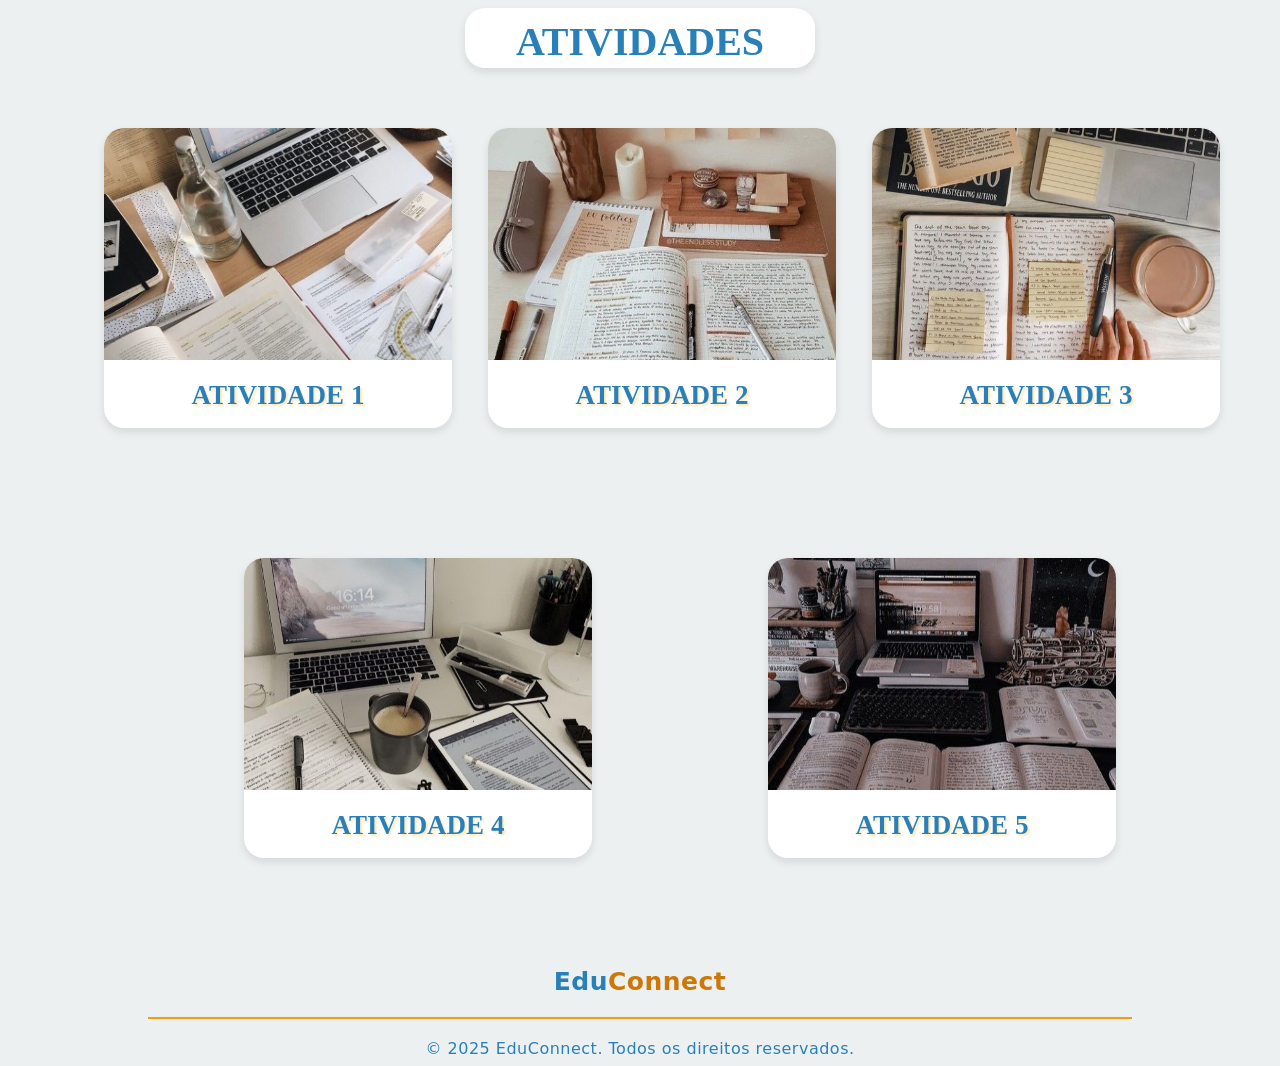
<file: templates/pag.atividades.html>
<!DOCTYPE html>
<html lang="pt-br">

<head>
    <meta charset="UTF-8">
    <meta name="viewport" content="width=device-width, initial-scale=1.0">
    <link rel="stylesheet" href="../css/style_pag_atividades.css">
    <title>Atividades</title>
</head>

<body>

    <header>
        <h2>ATIVIDADES</h2>
    </header>
    <!-- cards com atividades sobre o conteúdo do site -->
    <main>

        <div class="card_atividades">
            <section class="atividade">
                <a href="../atividades/atividade 1.pdf">
                    <img src="../imagens/img.atv1.jpg" alt="Lista de agentes">

                    <p class="texto"><strong>ATIVIDADE 1</strong></p>

                </a>
            </section>

            <section class="atividade">
                <a href="../atividades/atividade 2.pdf">
                    <img src="../imagens/img.atv2.jpg" alt="Lista de agentes">

                    <p class="texto"><strong>ATIVIDADE 2</strong></p>

                </a>
            </section>

            <section class="atividade">
                <a href="../atividades/atividade 3.pdf">
                    <img src="../imagens/img.atv3.jpg" alt="Lista de agentes">

                    <p class="texto"><strong>ATIVIDADE 3</strong></p>

                </a>
            </section>
            <br>
            <section class="atividade">
                <a href="../atividades/atividade 4.pdf">
                    <img src="../imagens/img.atv4.jpg" alt="Lista de agentes">

                    <p class="texto"><strong>ATIVIDADE 4</strong></p>

                </a>
            </section>

            <section class="atividade">
                <a href="../atividades/atividade 5.pdf">
                    <img src="../imagens/img.atv5.jpg" alt="Lista de agentes">

                    <p class="texto"><strong>ATIVIDADE 5</strong></p>

                </a>
            </section>

        </div>
        </div>
    </main>

    <footer>
        <div class="site">
            <div class="pe"> <br>
                <h2><strong>Edu<span>Connect</span></strong></h2>
            </div>

            <div class="linha">
                <hr>
            </div>
            <p>&copy; 2025 EduConnect. Todos os direitos reservados. </p>
        </div>

    </footer>

</body>

</html>
</file>
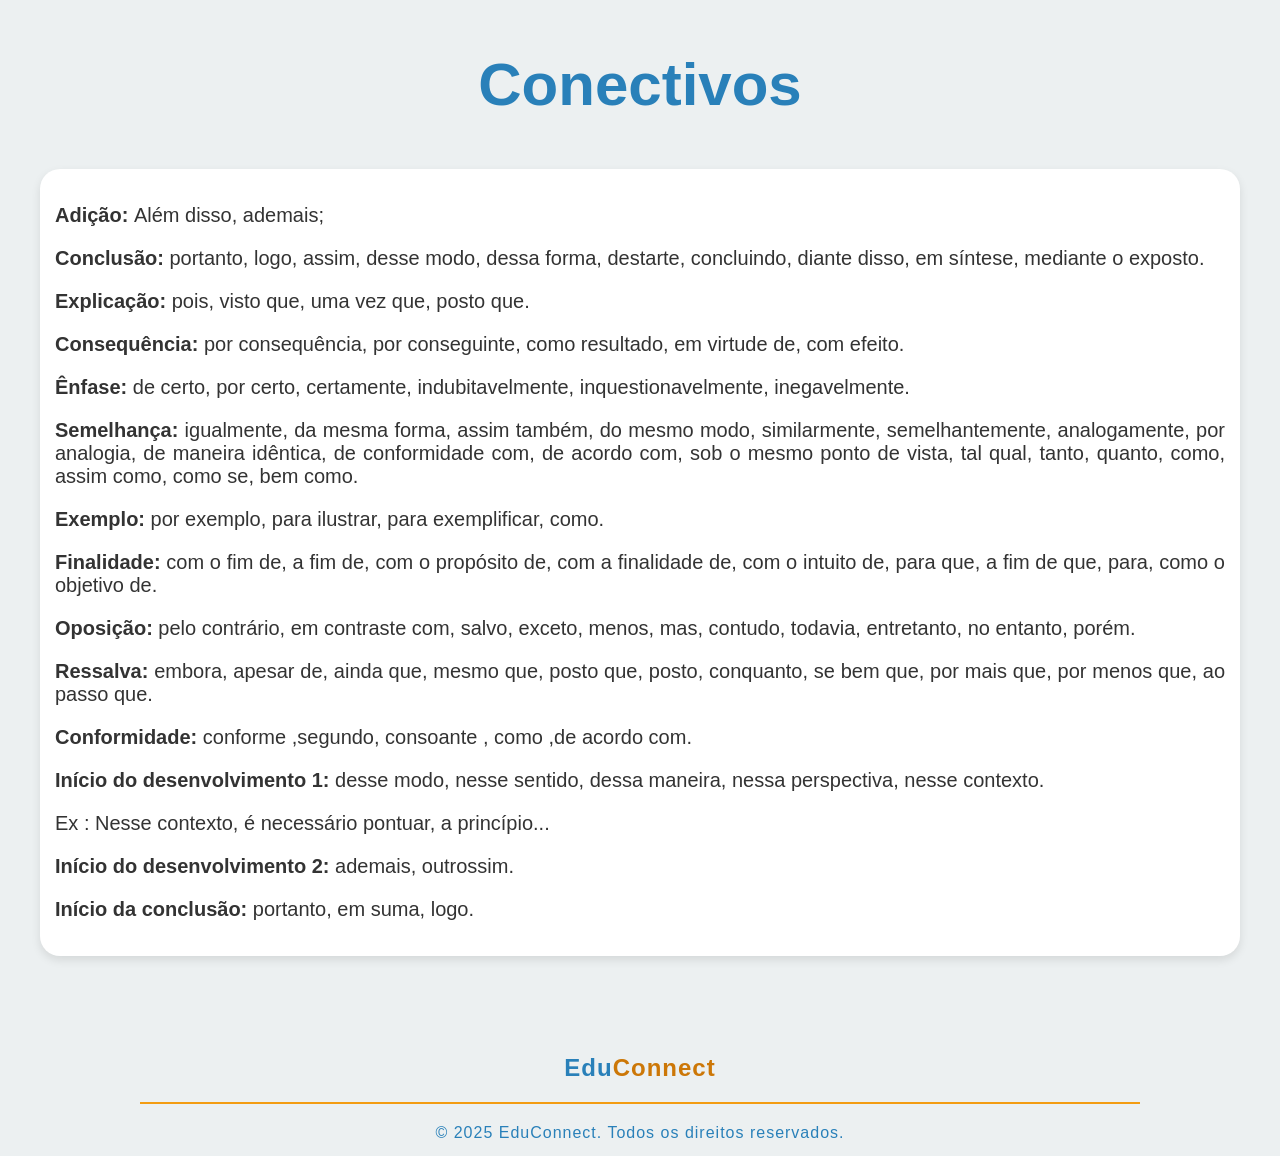
<file: templates/pag_conectivo.html>
<!DOCTYPE html>
<html lang="pt-br">

<head>
    <meta charset="UTF-8">
    <meta name="viewport" content="width=device-width, initial-scale=1.0">
    <link rel="stylesheet" href="https://cdn.jsdelivr.net/npm/bootstrap-icons@1.11.3/font/bootstrap-icons.min.css">
    <link rel="stylesheet" href="../css/pag_conectivos.css">
    <title>Document</title>
</head>

<body>

    <header>
        <h2>Conectivos</h2>
    </header>

    <!-- barra do menu, com outros conteúdos. -->
    <!-- <nav class="menu-lateral">
        <div class="btn-expandir">
            <i class="bi bi-list tamanho-btn" id="btn-exp"></i>
        </div>

        <ul>
            <li class="item-menu ativo">
                <a href="index.html">
                    <span class="icon"><i class="bi bi-house-door"></i></span>
                    <span class="txt-link">Home</span>
                </a>
            </li>



            <li class="item-menu">
                <a href="../templates/pag_card.html">
                    <span class="icon"><i class="bi bi-gear"></i></span>
                    <span class="txt-link">Recursos</span>
                </a>
            </li>



            <li class="item-menu">
                <a href="../pdfs/Manual de ajuda.pdf">
                    <span class="icon"><i class="bi bi-person-circle"></i></span>
                    <span class="txt-link">Manual do Usuário</span>
                </a>
            </li>



            <li class="item-menu">
                <a href="../templates/pag_estruturas.html">
                    <span class="icon"><i class="bi bi-file-text-fill"></i></span>
                    <span class="txt-link">Estruturas</span>
                </a>
            </li>

            <li class="item-menu">
                <a
                    href="https://docs.google.com/forms/d/e/1FAIpQLSeRv96-aY1lOkXFPP6Lw64ulf0wW58cNbWgpdqfITvbiEXppg/viewform">
                    <span class="icon"><i class="bi bi-send"></i></span>
                    <span class="txt-link">Envie sua Redação</span>
                </a>
            </li>
        </ul>
    </nav>

    <script src="../js/menu.js"></script>
 -->

    <main>

        </div>
        <div class="lista">
            <p><strong> Adição: </strong> Além disso, ademais;</p>

            <p><strong>Conclusão:</strong> portanto, logo, assim, desse modo, dessa forma, destarte, concluindo, diante
                disso,
                em síntese, mediante o exposto.</p>

            <p><strong>Explicação:</strong> pois, visto que, uma vez que, posto que. </p>
            <p><strong>Consequência:</strong> por consequência, por conseguinte, como resultado, em virtude de, com
                efeito.</p>

            <p><strong>Ênfase:</strong> de certo, por certo, certamente, indubitavelmente, inquestionavelmente,
                inegavelmente.</p>

            <p><strong>Semelhança:</strong> igualmente, da mesma forma, assim também, do mesmo modo, similarmente,
                semelhantemente, analogamente, por analogia, de maneira idêntica, de conformidade com, de
                acordo com, sob o mesmo ponto de vista, tal qual, tanto, quanto, como, assim como, como se, bem
                como.</p>

            <p><strong>Exemplo:</strong> por exemplo, para ilustrar, para exemplificar, como.</p>

            <p><strong>Finalidade:</strong> com o fim de, a fim de, com o propósito de, com a finalidade de, com o
                intuito de,
                para que, a fim de que, para, como o objetivo de.</p>

            <p><strong>Oposição:</strong> pelo contrário, em contraste com, salvo, exceto, menos, mas, contudo, todavia,
                entretanto, no entanto, porém.</p>

            <p><strong>Ressalva:</strong> embora, apesar de, ainda que, mesmo que, posto que, posto, conquanto, se bem
                que,
                por mais que, por menos que, ao passo que.</p>

            <p><strong>Conformidade:</strong> conforme ,segundo, consoante , como ,de acordo com.</p>

            <p><strong>Início do desenvolvimento 1:</strong> desse modo, nesse sentido, dessa maneira, nessa
                perspectiva,
                nesse contexto.</p>

            <p>Ex : Nesse contexto, é necessário pontuar, a princípio...</p>

            <p><strong>Início do desenvolvimento 2:</strong> ademais, outrossim.</p>

            <p><strong>Início da conclusão:</strong> portanto, em suma, logo. </p>
        </div>
    </main>

    <footer>
        <div class="site">
            <div class="pe"> <br>
                <h2><strong>Edu<span>Connect</span></strong></h2>
            </div>

            <div class="linha">
                <hr>
            </div>
            <p>&copy; 2025 EduConnect. Todos os direitos reservados. </p>
        </div>

    </footer>
</body>

</html>
</file>
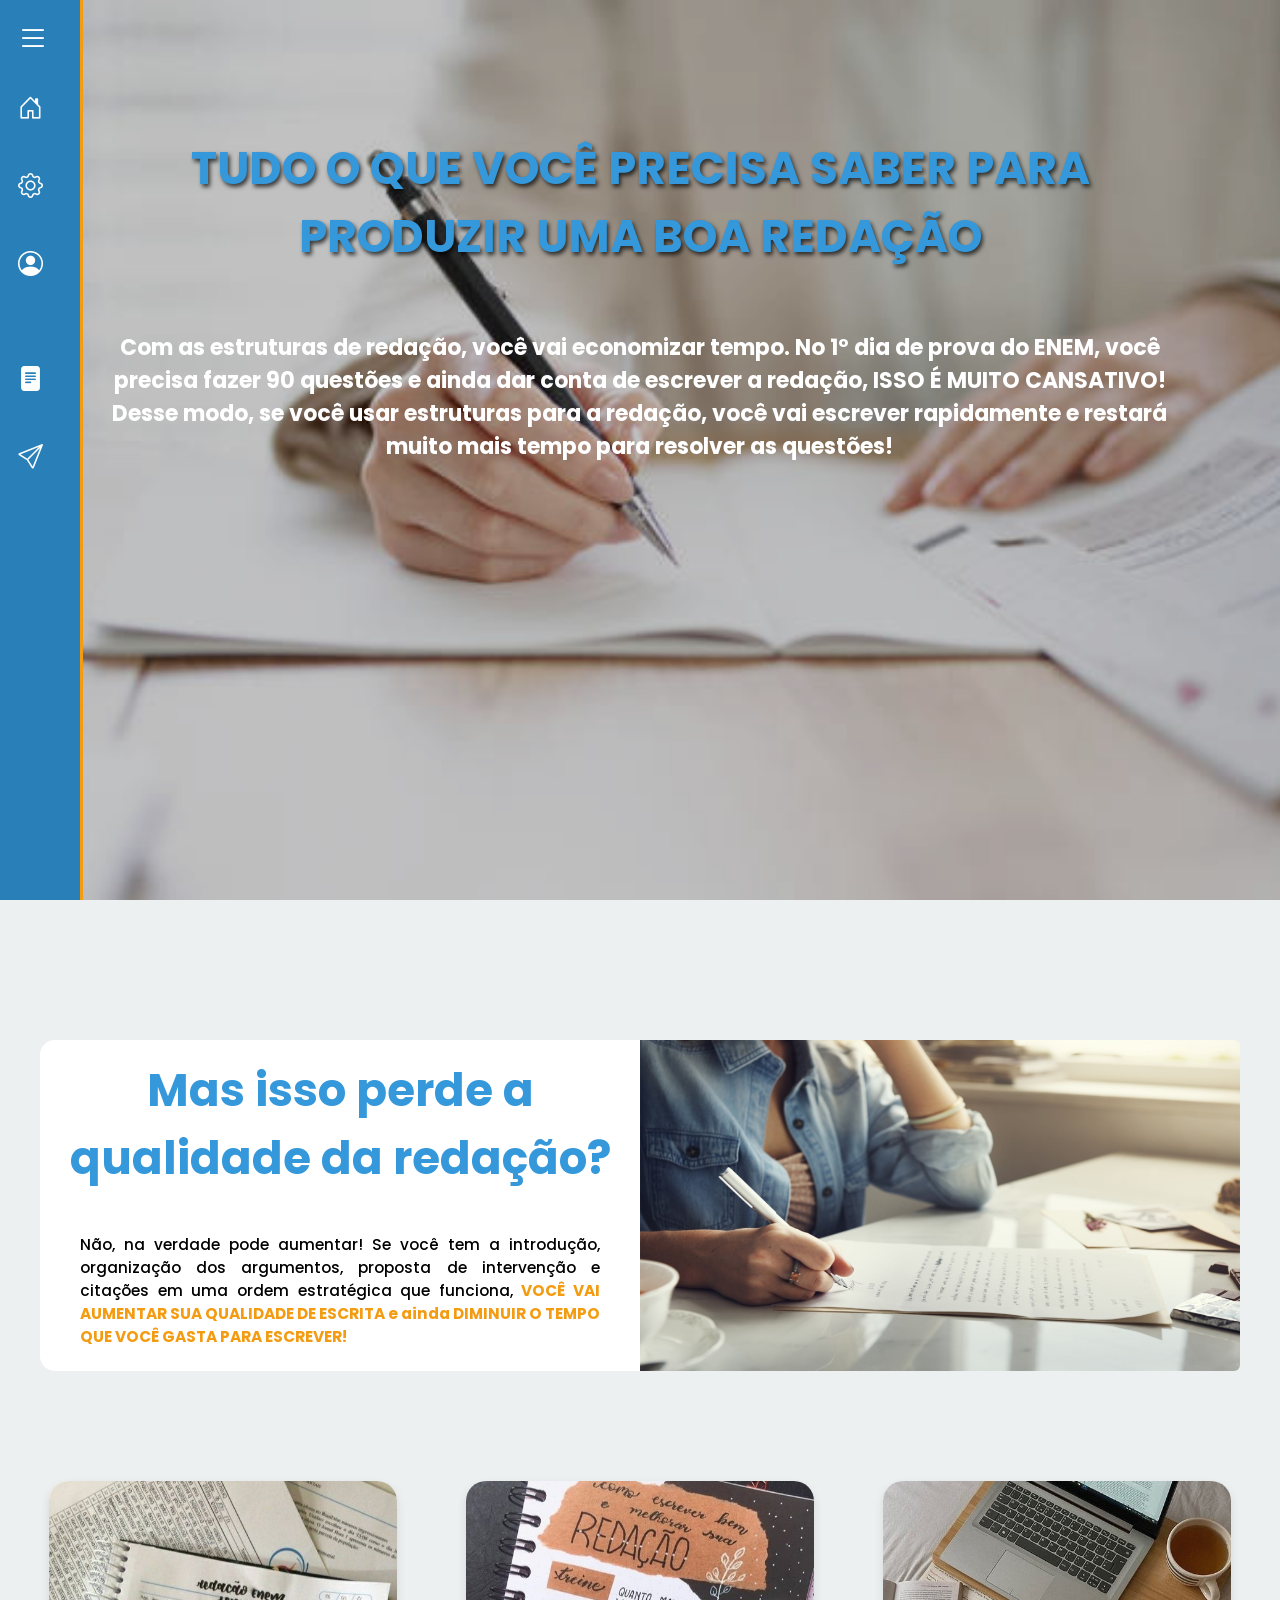
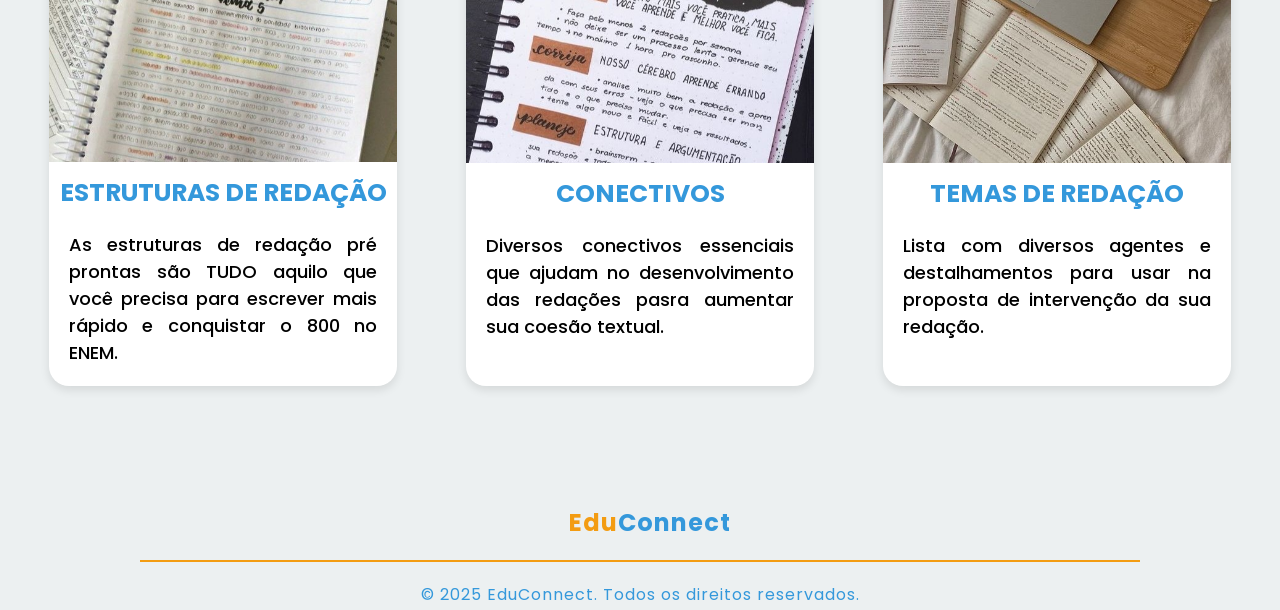
<file: templates/pag_estruturas.html>
<!DOCTYPE html>
<html lang="pt-br">

<head>
    <meta charset="UTF-8">
    <meta name="viewport" content="width=device-width, initial-scale=1.0">
    <link rel="stylesheet" href="https://cdn.jsdelivr.net/npm/bootstrap-icons@1.11.3/font/bootstrap-icons.min.css">
    <link rel="stylesheet" href="../css/pag.estruturas.css">
    <script src="../js/pag.estrutura.js" defer></script>
    <title>EduConnect</title>
</head>

<body>

    <header>
        <div class="cinza">
            <h2 class="header_h2"> TUDO O QUE VOCÊ PRECISA SABER PARA <br>PRODUZIR UMA BOA REDAÇÃO</h2>


            <p class="paragrafo_header"><strong>Com as estruturas de redação, você vai economizar tempo. No 1º
                    dia de prova do ENEM, você<br>  precisa fazer 90 questões e ainda dar conta de escrever a redação, ISSO É MUITO CANSATIVO! <br>Desse modo, se
                    você usar estruturas para a redação, você vai escrever rapidamente e restará <br>muito mais 
                    tempo para resolver as questões!</strong></p>
        </div>

    </header>

    <!-- barra do menu, com outros conteúdos. -->
    <div class="layout">
        <nav class="menu-lateral">
            <div class="btn-expandir">
                <i class="bi bi-list tamanho-btn" id="btn-exp"></i>
            </div>

            <ul>
                <li class="item-menu ativo">
                    <a href="/Projeto-Social/index.html">
                        <span class="icon"><i class="bi bi-house-door"></i></span>
                        <span class="txt-link">Home</span>
                    </a>
                </li>



                <li class="item-menu">
                    <a href="../templates/pag_card.html">
                        <span class="icon"><i class="bi bi-gear"></i></span>
                        <span class="txt-link">Recursos</span>
                    </a>
                </li>



                <li class="item-menu">
                    <a href="../pdfs/Manual de ajuda.pdf" target="_blank">
                        <span class="icon"><i class="bi bi-person-circle"></i></span>
                        <span class="txt-link">Manual do Usuário</span>
                    </a>
                </li>



                <li class="item-menu">
                    <a href="../templates/pag_estruturas.html">
                        <span class="icon"><i class="bi bi-file-text-fill"></i></span>
                        <span class="txt-link">Estruturas</span>
                    </a>
                </li>

                <li class="item-menu">
                    <a
                        href="https://docs.google.com/forms/d/e/1FAIpQLSeRv96-aY1lOkXFPP6Lw64ulf0wW58cNbWgpdqfITvbiEXppg/viewform">
                        <span class="icon"><i class="bi bi-send"></i></span>
                        <span class="txt-link">Envie sua Redação</span>
                    </a>
                </li>
            </ul>
        </nav>

        <script src="../js/menu.js"></script>

        <main>

            <div class="texto2">
                <div class="paragrafo">
                    <h2>Mas isso perde a qualidade da redação?</h2>

                    <p>Não, na verdade pode aumentar! Se você tem a introdução, organização dos argumentos, proposta de
                        intervenção
                        e citações em uma ordem estratégica que funciona, <strong>VOCÊ VAI AUMENTAR SUA QUALIDADE DE
                            ESCRITA
                            e ainda
                            DIMINUIR O TEMPO QUE VOCÊ GASTA PARA ESCREVER!</strong>
                    <p>
                </div>

                <img class="img_mulher" src="../imagens/img_mulher_escrevendo.jpeg" alt="Mulher escrevendo">
            </div>


            <div class="card">

                <section class="requisitos" id="redacao_estruturas">

                    <a href="../pdfs/pdf_redaçao.pdf">
                        <img src="../imagens/img_estrutura_de_redacao.jpg" alt="Estruturas de Redação">
                        <h1>ESTRUTURAS DE REDAÇÃO</h1>
                        <p>
                            As estruturas de redação pré prontas são TUDO aquilo que você precisa para escrever mais
                            rápido
                            e conquistar o 800 no ENEM.
                        </p>
                    </a>

                </section>

                <section class="requisitos" id="redacao_conectivos">
                    <a href="pag_conectivo.html">

                        <img src="../imagens/img_conectivos.jpg" alt="Conectivos">

                        <h1>CONECTIVOS</h1>

                        <p>
                            Diversos conectivos essenciais que ajudam no desenvolvimento das redações pasra aumentar sua
                            coesão textual.
                        </p>
                    </a>
                </section>

                <section class="requisitos">
                    <a href="../templates/pag_temas.html">
                        <img src="../imagens/img_temas_de_redacao.jpg" alt="Temas de Redação">

                        <h1>TEMAS DE REDAÇÃO</h1>

                        <P>
                            Lista com diversos agentes e destalhamentos para usar na proposta de intervenção da sua
                            redação.
                        </P>
                    </a>
                </section>


        </main>
    </div>
    <footer>
        <div class="site">
            <div class="pe"> <br>
                <h2><strong>Edu<span>Connect</span></strong></h2>
            </div>

            <div class="linha">
                <hr>
            </div>
            <p>&copy; 2025 EduConnect. Todos os direitos reservados. </p>
        </div>
    </footer>



</body>

</html>
</file>
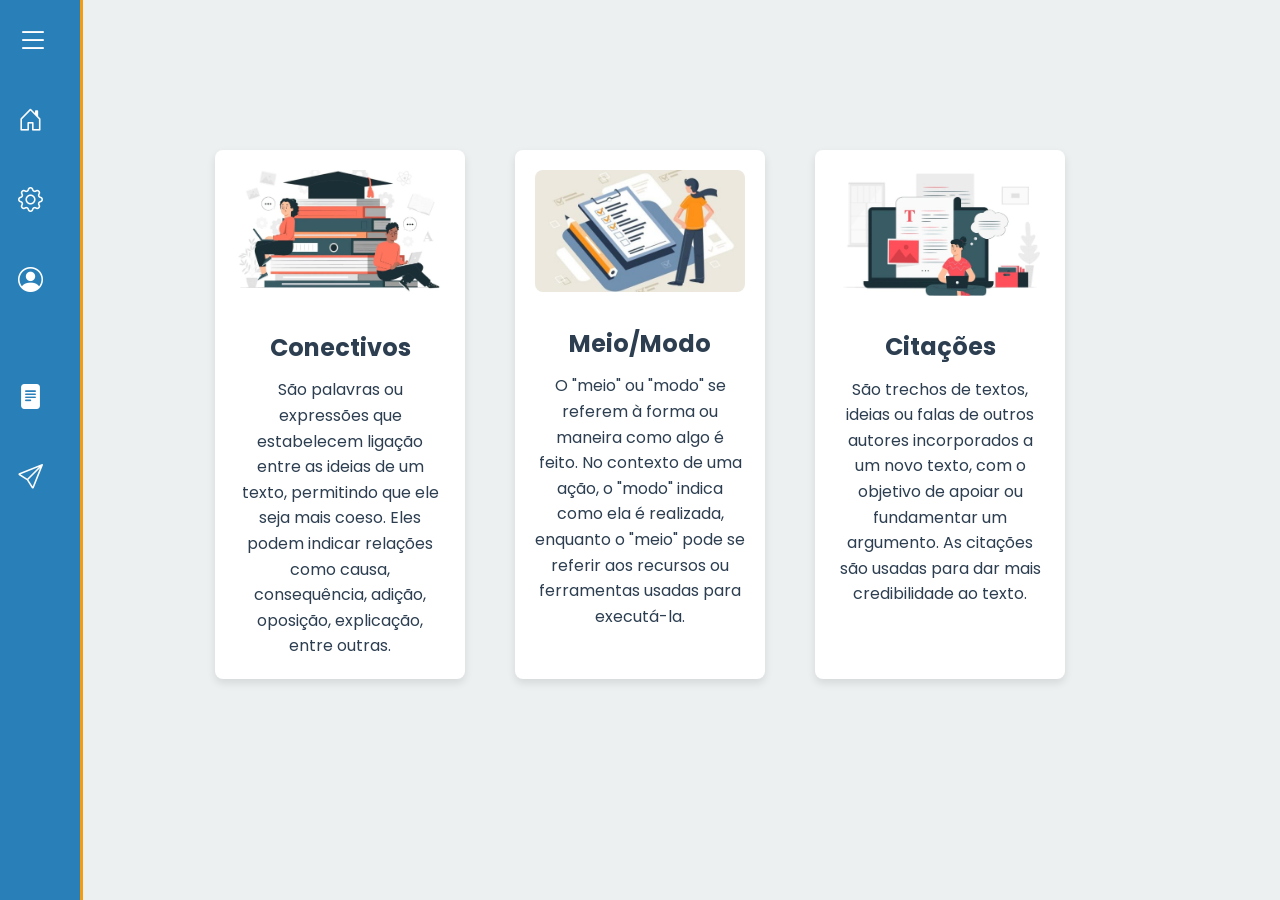
<file: templates/pag_recursos.html>
<!DOCTYPE html>
<html lang="pt-br">

<head>
    <meta charset="UTF-8">
    <meta name="viewport" content="width=device-width, initial-scale=1.0">
    <link rel="stylesheet" href="../css/style_cards.css">
    <link rel="preconnect" href="https://fonts.googleapis.com">
    <link rel="preconnect" href="https://fonts.gstatic.com" crossorigin>
    <link rel="stylesheet" href="https://cdn.jsdelivr.net/npm/bootstrap-icons@1.11.3/font/bootstrap-icons.min.css">
    <link href="https://fonts.googleapis.com/css2?family=Poppins:wght@200italic&display=swap" rel="stylesheet">
    <title>Estruras</title>
</head>

<body>

    <!-- barra do menu, com outros conteúdos. -->
    <header>
        <nav class="menu-lateral">
            <div class="btn-expandir">
                <i class="bi bi-list tamanho-btn" id="btn-exp"></i>
            </div>

            <ul>
                <li class="item-menu ativo">
                    <a href="/Projeto-Social/index.html">
                        <span class="icon"><i class="bi bi-house-door"></i></span>
                        <span class="txt-link">Home</span>
                    </a>
                </li>



                <li class="item-menu">
                    <a href="../templates/pag_recursos.html">
                        <span class="icon"><i class="bi bi-gear"></i></span>
                        <span class="txt-link">Recursos</span>
                    </a>
                </li>



                <li class="item-menu">
                    <a href="../pdfs/Manual de ajuda.pdf" target="_blank">
                        <span class="icon"><i class="bi bi-person-circle"></i></span>
                        <span class="txt-link">Manual do Usuário</span>
                    </a>
                </li>



                <li class="item-menu">
                    <a href="../templates/pag_estruturas.html">
                        <span class="icon"><i class="bi bi-file-text-fill"></i></span>
                        <span class="txt-link">Estruturas</span>
                    </a>
                </li>

                <li class="item-menu">
                    <a
                        href="https://docs.google.com/forms/d/e/1FAIpQLSeRv96-aY1lOkXFPP6Lw64ulf0wW58cNbWgpdqfITvbiEXppg/viewform">
                        <span class="icon"><i class="bi bi-send"></i></span>
                        <span class="txt-link">Envie sua Redação</span>
                    </a>
                </li>
            </ul>
        </nav>

        <script src="../js/menu.js"></script>
    </header>

    <div class="main">
        <section>
            <a href="../pdfs/Conectivos Educonect.pdf">
                <img src="../imagens/Conectivos.jpeg.jpg" alt="imagem1">

                <h1>Conectivos</h1>
                <p>São palavras ou expressões que estabelecem ligação entre as ideias de um texto, permitindo
                    que
                    ele seja mais coeso. Eles podem indicar relações como causa, consequência, adição, oposição,
                    explicação, entre outras.</p>
            </a>
        </section>

        <section>
            <img src="../imagens/agente.jpeg.jpg" alt="imagem2">
            <a href="../pdfs/Meio_Modo Educonect.pdf">

                <h1>Meio/Modo</h1>
                <p>O "meio" ou "modo" se referem à forma ou maneira como algo é feito. No contexto de uma ação, o "modo"
                    indica como ela é realizada, enquanto o "meio" pode se referir aos recursos ou ferramentas usadas
                    para executá-la.</p>
            </a>

        </section>

        <section>
            <img src="../imagens/Citações.jpeg.jpg" alt="imagem3">
            <a href="../pdfs/Citações Educonect.pdf">

                <h1>Citações </h1>
                <p>São trechos de textos, ideias ou falas de outros autores incorporados a um novo texto, com o
                    objetivo de apoiar ou fundamentar um argumento. As citações são usadas para dar mais credibilidade
                    ao
                    texto.</p>
            </a>
        </section> 

        <!-- <footer>
            <div class="site">
                <div class="pe"> <br>
                    <h2><strong>Edu<span>Connect</span></strong></h2>
                </div>

                <div class="linha">
                    <hr>
                </div>
                <p>&copy; 2025 EduConnect. Todos os direitos reservados. </p>
            </div> -->
</body>

</html>
</file>
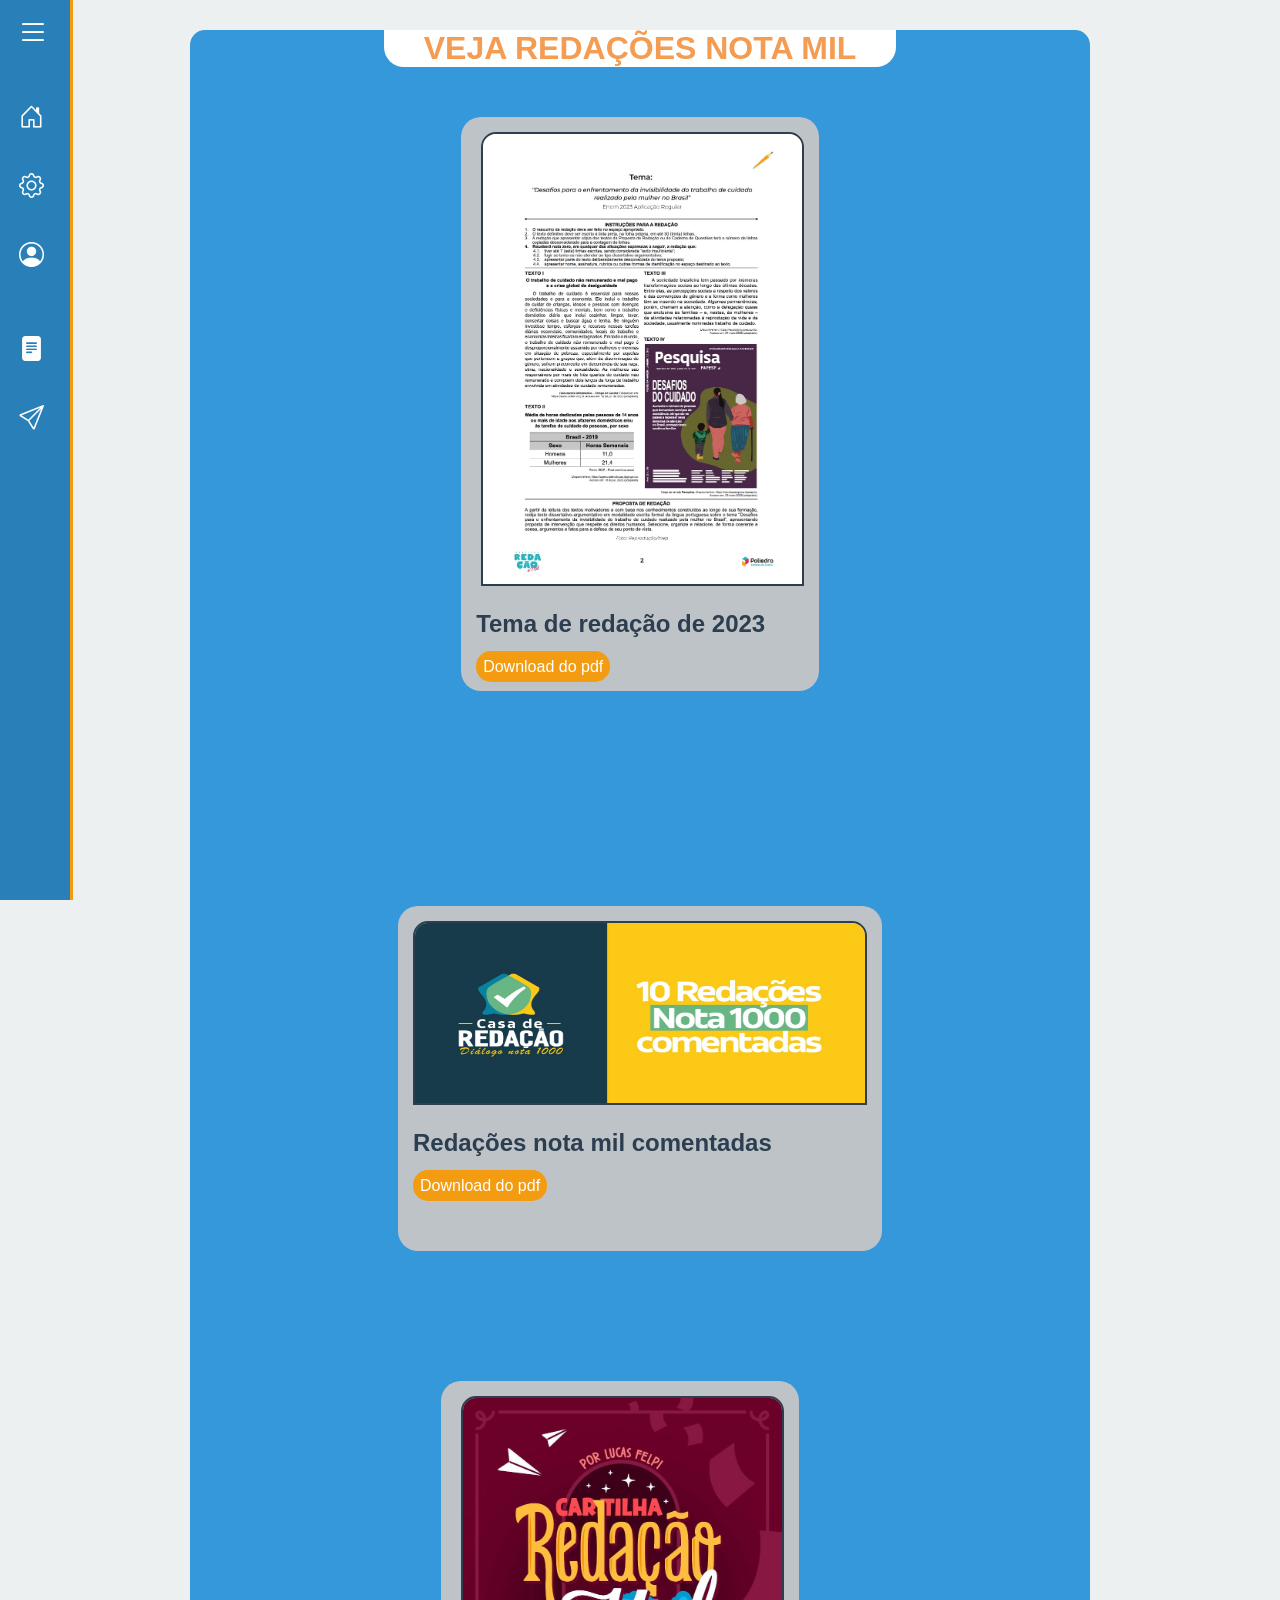
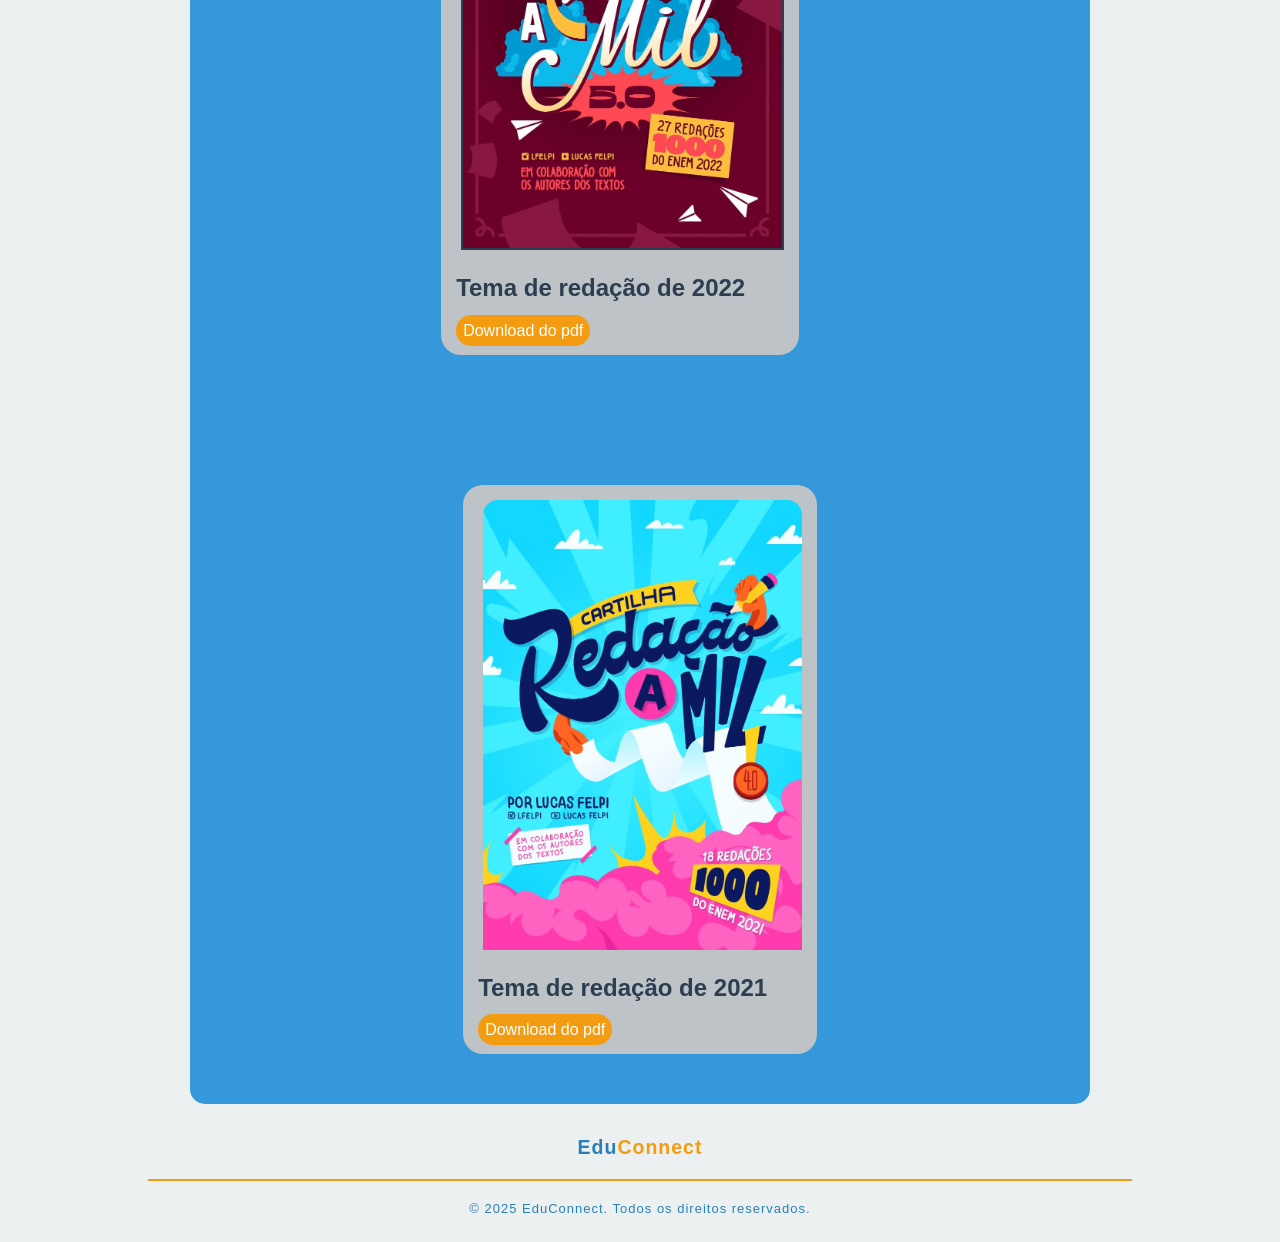
<file: templates/pag_redacao_notamil_comentadas.html>
<!DOCTYPE html>
<html lang="pt-br">

<head>
    <meta charset="UTF-8">
    <meta name="viewport" content="width=device-width, initial-scale=1.0">
    <link rel="stylesheet" href="../css/style_redacao_notamil_comentadas.css">
    <link rel="stylesheet" href="https://cdn.jsdelivr.net/npm/bootstrap-icons@1.11.3/font/bootstrap-icons.min.css">
    <title>redações nota mil</title>
</head>

<body>

    <!-- barra do menu, com outros conteúdos. -->
    <header>
        <nav class="menu-lateral">
            <div class="btn-expandir">
                <i class="bi bi-list tamanho-btn" id="btn-exp"></i>
            </div>

            <ul>
                <li class="item-menu ativo">
                    <a href="/Projeto-Social/index.html">
                        <span class="icon"><i class="bi bi-house-door"></i></span>
                        <span class="txt-link">Home</span>
                    </a>
                </li>

                <li class="item-menu">
                    <a href="../templates/pag_card.html">
                        <span class="icon"><i class="bi bi-gear"></i></span>
                        <span class="txt-link">Recursos</span>
                    </a>
                </li>

                <li class="item-menu">
                    <a href="../pdfs/Manual de ajuda.pdf" target="_blank">
                        <span class="icon"><i class="bi bi-person-circle"></i></span>
                        <span class="txt-link">Manual do Usuário</span>
                    </a>
                </li>

                <li class="item-menu">
                    <a href="../templates/pag_estruturas.html">
                        <span class="icon"><i class="bi bi-file-text-fill"></i></span>
                        <span class="txt-link">Estruturas</span>
                    </a>
                </li>

                <li class="item-menu">
                    <a
                        href="https://docs.google.com/forms/d/e/1FAIpQLSeRv96-aY1lOkXFPP6Lw64ulf0wW58cNbWgpdqfITvbiEXppg/viewform">
                        <span class="icon"><i class="bi bi-send"></i></span>
                        <span class="txt-link">Envie sua Redação</span>
                    </a>
                </li>
            </ul>
        </nav>

        <script src="../js/menu.js"></script>
    </header>

    <main>
        <h1>VEJA REDAÇÕES NOTA MIL</h1>

        <div class="cards-container">
            <div class="card">
                <img class="img-card1" src="../imagens/texto_motivador.jpeg" alt="tema de 2023">

                <h2>Tema de redação de 2023</h2>

                <a href="../pdfs/Redações Nota 1000 (1).pdf" download="download pdf"> Download do pdf</a>
            </div>

            <div id="card2" class="card">
                <img class="img-card2" src="../imagens/img_nota_mil.jpeg" alt="img.nota.mil">

                <h2>Redações nota mil comentadas</h2>

                <a href="../pdfs/CdR_Ebook_RedacoesComentadas.pdf" download="download pdf"> Download do pdf</a>
            </div>

            <div id="card3" class="card">
                <img class="img-card3" src="../imagens/capa_nota_mil(1).jpeg" alt="tema de 2022">

                <h2>Tema de redação de 2022</h2>

                <a href="../pdfs/Cartilha Redação a Mil 5.0 - Lucas Felpi.pdf" download="download pdf"> Download do
                    pdf</a>
            </div>

            <div class="card">
                <img class="img-card4" src="../imagens/capa_nota_mil(2).jpeg" alt="tema de 2021">

                <h2>Tema de redação de 2021</h2>

                <a href="../pdfs/Cartilha Redação a Mil 4.0 - Lucas Felpi.pdf" download="download pdf"> Download do
                    pdf</a>
            </div>
        </div>

    </main>

    <footer>
        <div class="site">
            <div class="pe"> <br>
                <h2><strong>Edu<span>Connect</span></strong></h2>
            </div>

            <div class="linha">
                <hr>
            </div>
            <p>&copy; 2025 EduConnect. Todos os direitos reservados. </p>
        </div>
    </footer>

</body>

</html>
</file>
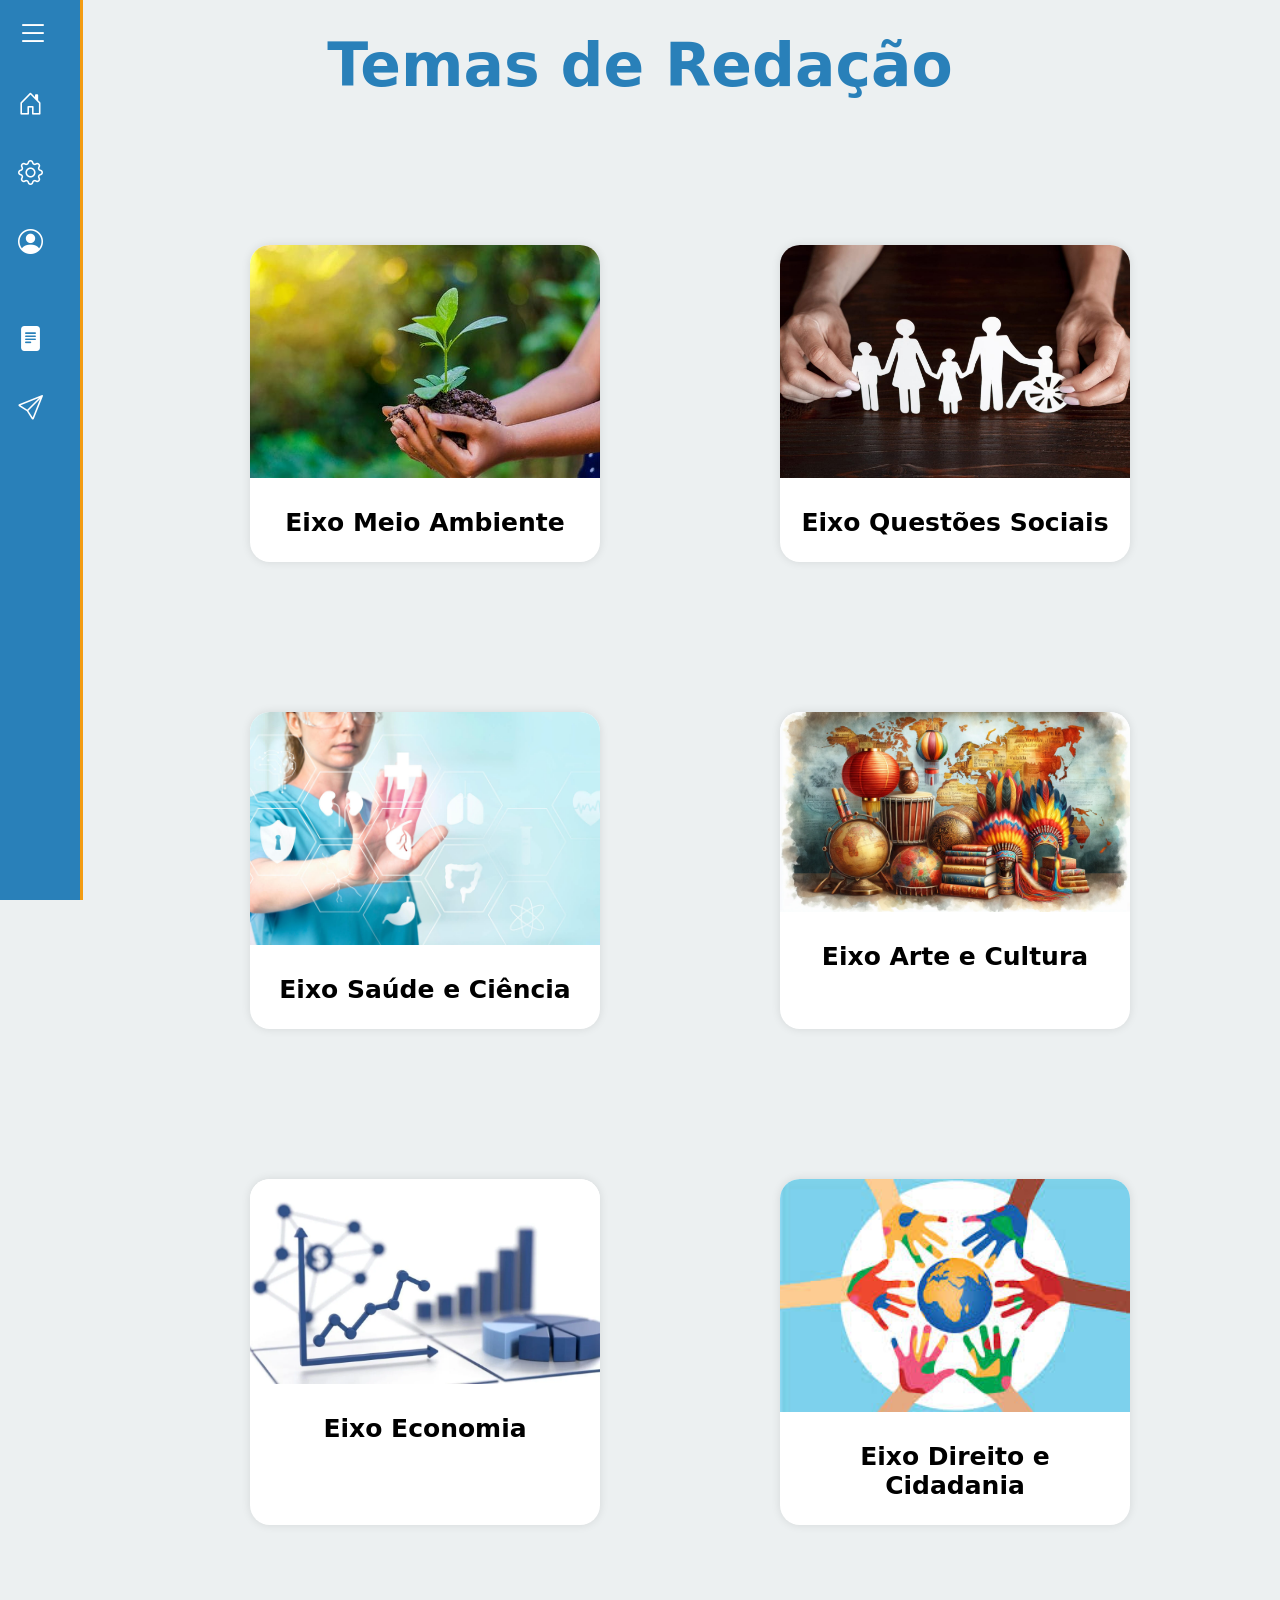
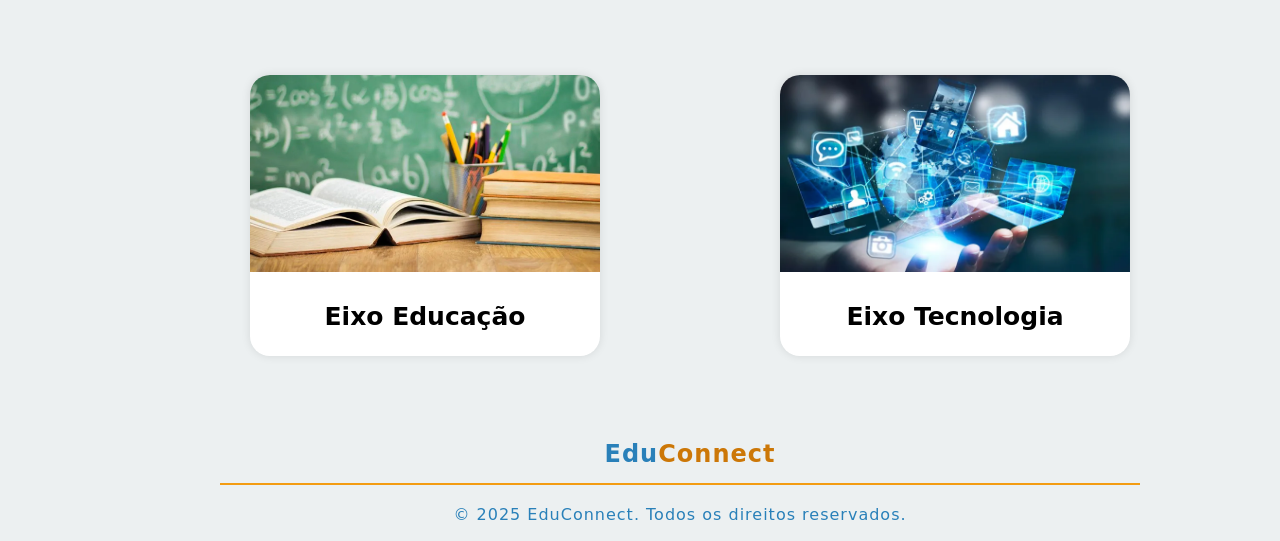
<file: templates/pag_temas.html>
<!DOCTYPE html>
<html lang="pt-br">

<head>
    <meta charset="UTF-8">
    <meta name="viewport" content="width=device-width, initial-scale=1.0">
    <link rel="stylesheet" href="../css/style_pag_temas.css">
    <link rel="stylesheet" href="https://cdn.jsdelivr.net/npm/bootstrap-icons@1.11.3/font/bootstrap-icons.min.css">
    <script src="../js/pag.estrutura.js" defer></script>
    <title>Temas</title>
</head>

<body>
    <header>
        <p><strong> Temas de Redação </strong></p>
    </header>
    <div class="layout">
        <nav class="menu-lateral">
            <div class="btn-expandir">
                <i class="bi bi-list tamanho-btn" id="btn-exp"></i>
            </div>

            <ul>
                <li class="item-menu ativo">
                    <a href="/Projeto-Social/index.html">
                        <span class="icon"><i class="bi bi-house-door"></i></span>
                        <span class="txt-link">Home</span>
                    </a>
                </li>

                <li class="item-menu">
                    <a href="../templates/pag_card.html">
                        <span class="icon"><i class="bi bi-gear"></i></span>
                        <span class="txt-link">Recursos</span>
                    </a>
                </li>

                <li class="item-menu">
                    <a href="../pdfs/Manual de ajuda.pdf" target="_blank">
                        <span class="icon"><i class="bi bi-person-circle"></i></span>
                        <span class="txt-link">Manual do Usuário</span>
                    </a>
                </li>

                <li class="item-menu">
                    <a href="../templates/pag_estruturas.html">
                        <span class="icon"><i class="bi bi-file-text-fill"></i></span>
                        <span class="txt-link">Estruturas</span>
                    </a>
                </li>

                <li class="item-menu">
                    <a
                        href="https://docs.google.com/forms/d/e/1FAIpQLSeRv96-aY1lOkXFPP6Lw64ulf0wW58cNbWgpdqfITvbiEXppg/viewform">
                        <span class="icon"><i class="bi bi-send"></i></span>
                        <span class="txt-link">Envie sua Redação</span>
                    </a>
                </li>
            </ul>
        </nav>

        <main>
            <!-- cards com pds de textos motivadores -->
            <div class="card">
                <section class="requisitos" class="agentes">
                    <a href="../pdfs/Meio Ambiente.pdf">
                        <img src="../imagens/img.ambiente.jpg" alt="Lista de agentes">

                        <p class="ambiente"><strong>Eixo Meio Ambiente</strong></p>

                    </a>
                </section>

                <section class="requisitos" class="agentes">
                    <a href="../pdfs/Questões Sociais.pdf">
                        <img src="../imagens/img.sociedade.jpg" alt="Lista de agentes">

                        <p class="ambiente"><strong>Eixo Questões Sociais</strong></p>

                    </a>
                </section>

                <section class="requisitos" class="agentes">
                    <a href="../pdfs/Saúde e Ciência.pdf">
                        <img src="../imagens/img.saude.jpg" alt="Lista de agentes">

                        <p class="ambiente"><strong>Eixo Saúde e Ciência</strong></p>

                    </a>
                </section>

                <section class="requisitos" class="agentes">
                    <a href="../pdfs/Arte e Cultura.pdf">
                        <img src="../imagens/img.arte.png" alt="Lista de agentes">

                        <p class="ambiente"><strong>Eixo Arte e Cultura</strong></p>

                    </a>
                </section>

                <section class="requisitos" class="agentes">
                    <a href="../pdfs/Economia.pdf">
                        <img src="../imagens/img.economia.jpg" alt="Lista de agentes">

                        <p class="ambiente"><strong>Eixo Economia</strong></p>

                    </a>
                </section>

                <section class="requisitos" class="agentes">
                    <a href="../pdfs/DIREITO E CIDADANIA.pdf">
                        <img src="../imagens/img.cidadania.jpeg" alt="Lista de agentes">

                        <p class="ambiente"><strong>Eixo Direito e Cidadania</strong></p>

                    </a>
                </section>

                <section class="requisitos" class="agentes">
                    <a href="../pdfs/EIXO EDUCAÇÃO.pdf">
                        <img src="../imagens/img.educaçao.webp" alt="Lista de agentes">

                        <p class="ambiente"><strong>Eixo Educação</strong></p>

                    </a>
                </section>

                <section class="requisitos" class="agentes">
                    <a href="../pdfs/EIXO TECNOLOGIA.pdf">
                        <img src="../imagens/img.tecnologia.webp" alt="Lista de agentes">

                        <p class="ambiente"><strong>Eixo Tecnologia</strong></p>

                    </a>
                </section>

            </div>

        </main>
    </div>

    <script src="../js/menu.js"></script>

    <footer>
        <div class="site">
            <div class="pe"> <br>
                <h2><strong>Edu<span>Connect</span></strong></h2>
            </div>

            <div class="linha">
                <hr>
            </div>
            <p>&copy; 2025 EduConnect. Todos os direitos reservados. </p>
        </div>

    </footer>

</body>

</html>
</file>
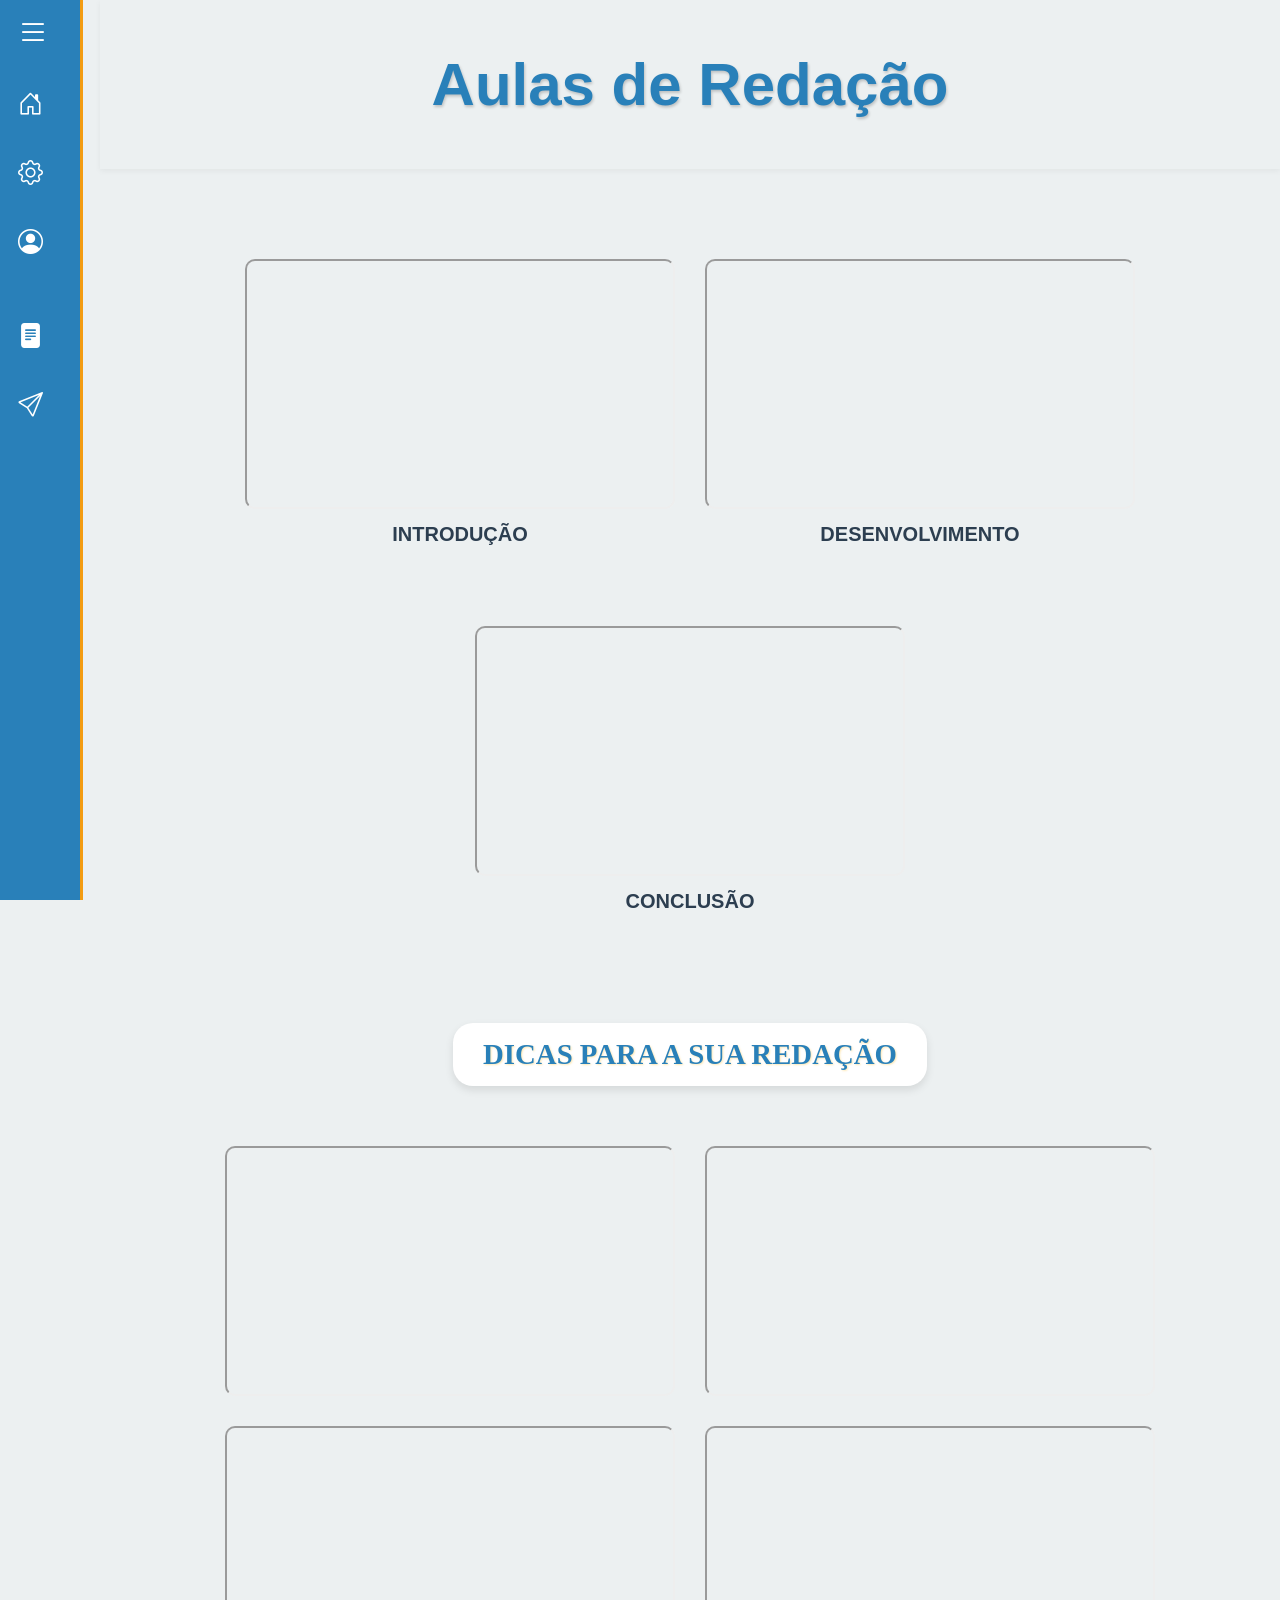
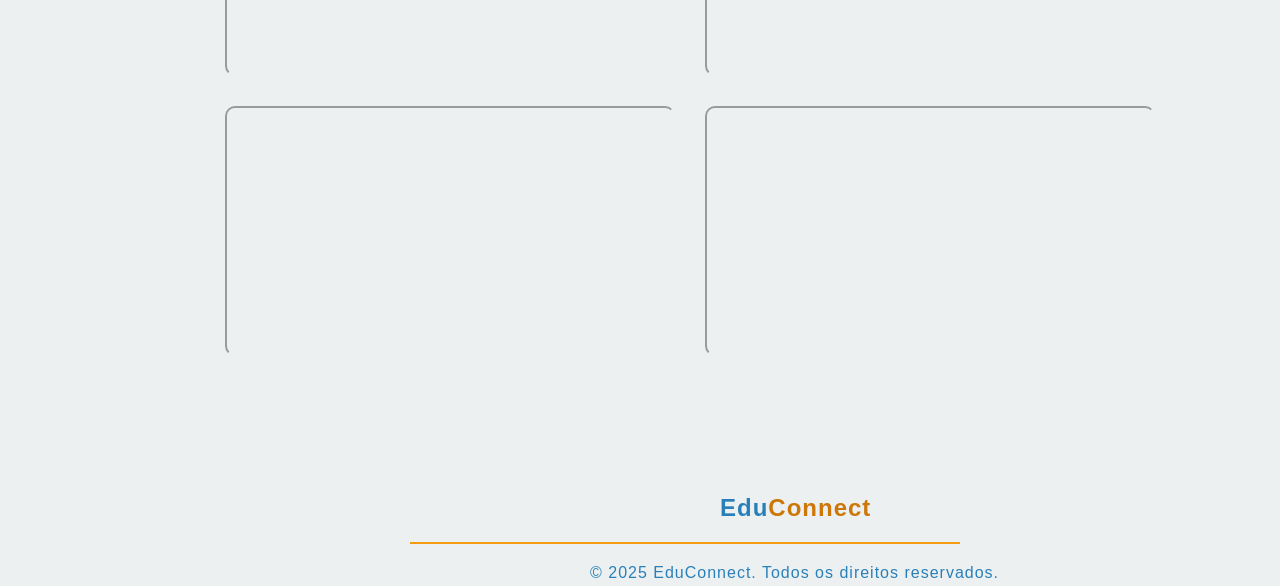
<file: templates/pag_videos.html>
<!DOCTYPE html>
<html lang="pt-br">

<head>
    <meta charset="UTF-8" />
    <meta name="viewport" content="width=device-width, initial-scale=1.0" />
    <title>Aulas de Redação</title>
    <link rel="stylesheet" href="https://cdn.jsdelivr.net/npm/bootstrap-icons@1.11.3/font/bootstrap-icons.min.css">
    <link rel="stylesheet" href="../css/style_videos.css" />
</head>

<body>

    <header>
        <h2>Aulas de Redação</h2>
    </header>
    
    <nav class="menu-lateral">
        <div class="btn-expandir">
            <i class="bi bi-list tamanho-btn" id="btn-exp"></i>
        </div>

        <ul>
            <li class="item-menu ativo">
                <a href="/Projeto-Social/index.html">
                    <span class="icon"><i class="bi bi-house-door"></i></span>
                    <span class="txt-link">Home</span>
                </a>
            </li>

            <li class="item-menu">
                <a href="../templates/pag_card.html">
                    <span class="icon"><i class="bi bi-gear"></i></span>
                    <span class="txt-link">Recursos</span>
                </a>
            </li>

            <li class="item-menu">
                <a href="../pdfs/Manual de ajuda.pdf" target="_blank">
                    <span class="icon"><i class="bi bi-person-circle"></i></span>
                    <span class="txt-link">Manual do Usuário</span>
                </a>
            </li>

            <li class="item-menu">
                <a href="../templates/pag_estruturas.html">
                    <span class="icon"><i class="bi bi-file-text-fill"></i></span>
                    <span class="txt-link">Estruturas</span>
                </a>
            </li>

            <li class="item-menu">
                <a
                    href="https://docs.google.com/forms/d/e/1FAIpQLSeRv96-aY1lOkXFPP6Lw64ulf0wW58cNbWgpdqfITvbiEXppg/viewform">
                    <span class="icon"><i class="bi bi-send"></i></span>
                    <span class="txt-link">Envie sua Redação</span>
                </a>
            </li>
        </ul>
    </nav>

    <main>
        <div class="bloco_videos">
            <div class="video_section">
                <iframe src="https://www.youtube.com/embed/WfP2bl5xb5E?si=3vQI_Uj2qD8ao81_" allowfullscreen></iframe>
                <p>INTRODUÇÃO</p>
            </div>
            <div class="video_section">
                <iframe src="https://www.youtube.com/embed/tDwcYr_-j0g?si=HQNKqGZC3WKhA528" allowfullscreen></iframe>
                <p>DESENVOLVIMENTO</p>
            </div>
            <div class="video_section">
                <iframe src="https://www.youtube.com/embed/LcTBcoKjk7U?si=mKiUm7e5cN2Sxud_" allowfullscreen></iframe>
                <p>CONCLUSÃO</p>
            </div>
        </div>

        <h3 class="h2_Dicas">DICAS PARA A SUA REDAÇÃO</h3>

        <div class="bloco_videos2">
            <!-- vídeos de dicas -->
            <iframe class="dicas" src="https://www.youtube.com/embed/eI8R8Eyv9vQ?si=nLlK1qwcfP-YN7UH"
                allowfullscreen></iframe>
            <iframe class="dicas" src="https://www.youtube.com/embed/xuIkJ8SULrE?si=rWXjzcViGtdD_tkP"
                allowfullscreen></iframe>
            <iframe class="dicas" src="https://www.youtube.com/embed/u__FkKMS69I?si=LworQTrikYKuCPtq"
                allowfullscreen></iframe>
            <iframe class="dicas" src="https://www.youtube.com/embed/vJ_6qtvHCUg?si=vPRGKBnd_PG24RcZ"
                allowfullscreen></iframe>
            <iframe class="dicas" src="https://www.youtube.com/embed/2uWYhLroT_g?si=w_CYMS6vjHOi2URk"
                allowfullscreen></iframe>
            <iframe class="dicas" src="https://www.youtube.com/embed/IhhJsw0z7Aw?si=9LNaK83u9kkOldA6"
                allowfullscreen></iframe>
        </div>
    </main>

    <script src="../js/menu.js"></script>

    <footer>
        <div class="site">
            <div class="pe"> <br>
                <h2><strong>Edu<span class="span">Connect</span></strong></h2>
            </div>

            <div class="linha">
                <hr>
            </div>
            <p>&copy; 2025 EduConnect. Todos os direitos reservados. </p>
        </div>

    </footer>
</body>

</html>
</file>
<file: css/style_pag_atividades.css>
@charset "UTF-8";

body {
    font-family: system-ui, -apple-system, BlinkMacSystemFont, 'Segoe UI', Roboto, Oxygen, Ubuntu, Cantarell, 'Open Sans', 'Helvetica Neue', sans-serif;
    background-color: #ECF0F1;
    text-align: center;
}

header {
    margin-bottom: 150px;
    height: 60px;
    background-color: white;
    text-align: center;
    display: flex;
    justify-content: center;
    align-items: center;
    width: 350px;
    margin: auto;
    box-shadow: 0px 4px 8px rgba(0, 0, 0, 0.1);
    border-radius: 20px;
    font-family: 'Times New Roman', Times, serif;
    font-size: 30px;
    color: #2980B9;
}

/* Corpo do site */

h2 {
    margin-top: 40px;
    text-align: center;
    font-size: 40px;
}

.texto {
    font-family: 'Times New Roman', Times, serif;
    margin-top: 20px;
    font-size: 27px;
    color: #2980B9;
    text-shadow: 2px 2px 2px rgba(253, 179, 6, 0.3);
}

.card_atividades {
    display: flex;
    gap: 30px;
    justify-content: space-evenly;
    flex-wrap: wrap;
    padding: 10px;
    margin-top: -50px;
    justify-content: 30px;
    margin-left: 80px;
    align-items: center;
}

.atividade4{
    margin-right: 30px;
}

.atividade a {
    text-decoration: none;
    color: black;
}

section {
    margin-top: 100px;
    border-radius: 20px;
    background-color: white;
    height: 300px;
    box-shadow: 0px 4px 8px rgba(0, 0, 0, 0.1);
    transition: all 0.5s;
}

section:hover {
    scale: 1.10;
}

section img {
    width: auto;
    display: block;
    width: 348px;
    border-radius: 20px 20px 0 0;
}

/* footer */
.site {
    background-color: #ECF0F1;
    letter-spacing: 0.5px;
    height: 130px;
    text-align: center;
    padding-top: 20px;
    color: #2980B9;
    padding-bottom: 20px;
    margin-top: 20px;
}

.pe h2 {
    color: #2980B9;
    font-size: 25px;
}

footer span {
    color: rgb(204, 119, 7);
    font-size: 25px;
}

.linha {
    margin: 20px 70px 20px 70px;
}

.linha hr {
    border: 0;
    border-top: 2px solid #F39C12;
    margin: 20px 70px 20px 70px;
}
</file>
<file: css/pag_conectivos.css>
@charset "UTF-8";

body {
    background-color: #ECF0F1;
    font-family: 'Roboto', sans-serif;
    color: #333;
    text-align: center;
    margin: 0;
    padding: 0;
}

header {
    margin-top: 50px;
    margin-bottom: 40px;
    font-size: 2.5em;
    color:  #2980B9;
}


/* estilo da barra menu */
nav.menu-lateral {
    width: 80px;
    height: 100%;
    background-color: #2980B9;
    box-shadow: 3px 0 0 #F39C12;
    position: fixed;
    top: 0;
    left: 0;
    overflow: hidden;
    transition: width 0.5s ease-in-out;
}

nav.menu-lateral.expandir {
    width: 300px;
}

.btn-expandir {
    margin-left: 2px;
    color: #ffff;
    padding: 15px;
}

nav.menu-lateral.expandir .txt-link {
    margin-left: 40px;
}

.btn-expandir>i {
    font-size: 32px;
    cursor: pointer;
}

/* estilização da lista */
ul {
    height: 100%;
    list-style-type: none;
}

ul li.item-menu {
    transition: width .2s ease-in-out;
}

ul li.ativo>a>span.icon {
    color: #ffff;
}

ul li.item-menu:hover {
    background-color: #F39C12;
}

ul li.item-menu a {
    display: flex;
    color: #ffff;
    text-decoration: none;
    font-size: 20px;
    padding: 20px 4%;
}

ul li.item-menu a .txt-link {
    font-size: 12pt;
    color: white;
    margin-left: 70px;
}

ul li.item-menu a .icon>i {
    font-size: 25px;
    display: block;
    margin: 0px 60%;
    opacity: 1;
}

.lista {
    background-color: white;
    font-size: 20px;
    text-align: justify;
    margin: 40px;
    border-radius: 20px;
    padding: 15px;
    box-shadow: 0 4px 10px rgba(0, 0, 0, 0.1);
}

/* footer */
.site {
    background-color: #ECF0F1;
    letter-spacing: 1px;
    height: 140px;
    text-align: center;
    padding-top: 20px;
    color: #2980B9;
    margin-top: 10px;
}

.pe {
    color: #2980B9;
    margin-bottom: 10px;
}

footer span {
    color: rgb(204, 119, 7);
}

.linha {
    margin: 20px 70px 20px 70px;
}

.linha hr {
    border: 0;
    border-top: 2px solid #F39C12;
    margin: 20px 70px 20px 70px;
}

/* Responsividade */
@media (max-width: 768px) {
    .lista {
        margin: 20px;
        font-size: 18px;
    }

    header {
        font-size: 2em;
    }

    footer .site {
        padding-top: 10px;
    }
}
</file>
<file: css/pag.estruturas.css>
@charset "UTF-8";
@import url('https://fonts.googleapis.com/css2?family=Poppins:ital,wght@0,100;0,200;0,300;0,400;0,500;0,600;0,700;0,800;0,900;1,100;1,200;1,300;1,400;1,500;1,600;1,700;1,800;1,900&display=swap');


* {
    margin: 0px;
    padding: 0px;
    box-sizing: border-box;
    font-family:"poppins";
}

body {
    background-color: #ECF0F1;
    text-align: center;
    color: #34495E;
}

/*Cabeça do site*/
header {
    background-image: url(../imagens/img.teste.jpg);
    background-position: center;
    background-attachment: fixed;
    background-size: cover;
    height: 100vh;
    transition: opacity 3s, filter 4s;
    color: white;

}
div.cinza {
    background-color:rgba(0, 0, 0, 0.238);
    height: 100%;
}

.layout {
    display: flex;
  }

main {
    flex-grow: 1;
    padding: 20px;
  }
/* estilo da barra menu */
nav.menu-lateral {
    width: 80px;
    height: 100%;
    background-color: #2980B9;
    box-shadow: 3px 0 0 #F39C12;
    position: fixed;
    top: 0;
    left: 0;
    overflow: hidden;
    transition: width 0.5s ease-in-out;
    flex-shrink: 0;
    z-index: 999;
}

nav.menu-lateral.expandir {
    width: 300px;
}

nav.menu-lateral ul {
    padding-top: 70px;
}

.btn-expandir {
    margin-left: 2px;
    position: absolute;
    padding: 15px;
    color: #ffff;
}

nav.menu-lateral.expandir .txt-link {
    margin-left: 40px;
}

.btn-expandir>i {
    font-size: 32px;
    cursor: pointer;
}

.header_h2 {
    color: #3498DB;
    font-size: 45px;
    padding-top: 15vh;
    text-shadow: 2px 3px 4px rgba(0, 0, 0, 0.7);
}

.paragrafo_header {
    font-size: 22px;
    margin: 60px auto;
    width: 88%;
}

.paragrafo p strong {
    color: #F39C12;
} 

nav.menu-lateral {
    width: 80px;
    height: 100%;
    background-color: #2980B9;
    box-shadow: 3px 0 0 #F39C12;
    position: fixed;
    top: 0;
    left: 0;
    overflow: hidden;
    transition: width 0.5s ease-in-out;
}

nav.menu-lateral.expandir {
    width: 300px;
}

.btn-expandir {
    margin-left: 2px;
    color: #ffff;
    padding: 15px;
}

nav.menu-lateral.expandir .txt-link {
    margin-left: 40px;
}

.btn-expandir>i {
    font-size: 32px;
    cursor: pointer;
}

/* estilização da lista */
ul {
    height: 100%;
    list-style-type: none;
}

ul li.item-menu {
    transition: width .2s ease-in-out;
}

ul li.ativo>a>span.icon {
    color: #ffff;
}

ul li.item-menu:hover {
    background-color: #F39C12;
}

ul li.item-menu a {
    display: flex;
    color: #ffff;
    text-decoration: none;
    font-size: 20px;
    padding: 20px 4%;
}

ul li.item-menu a .txt-link {
    font-size: 12pt;
    color: white;
    margin-left: 70px;
    font-weight: 400;
}

ul li.item-menu a .icon>i {
    font-size: 25px;
    display: block;
    margin: 0px 60%;
    opacity: 1;
}

/*Corpo do site*/
.texto1 {
    text-align: center;
}

.texto2 p {
    font-size: 1.2vw;
    margin: 40px;
    text-align: justify;
}

.texto2 {
    background-color: white;
    max-width: 1200px;
    min-width: 300px;
    height: 30%;
    margin: auto;
    border-radius: 15px 15px 15px 15px;

}

.paragrafo {
    width: 50%;
    margin-top: -100px;
}

.requisitos p{
    font-weight: 500;
}

.img_mulher {
    width: 50%;
    max-width: 100%;
    height: auto;
    margin: 0 auto;
    border-radius: 0px 6px 6px 0px;
    /* border-radius: 0px 6px 6px 0px; */
}

.card {
    display: flex;
    gap: 50px;
    justify-content: space-evenly;
    flex-wrap: wrap;
    padding: 10px;
}


section img {
    display: block;
    width: 348px;
    border-radius: 20px 20px 0 0;
}

h1, .requisitos {
    color: #3498DB;
}

section {
    margin-top: 100px;
    border-radius: 20px;
    background-color: white;
    width: 348px;
    text-align: center;
    opacity: 0;
    cursor: pointer;
    box-shadow: 0 4px 10px rgba(0, 0, 0, 0.1);
    transition: all 0.4s;
}


section:hover {
    opacity: 1;
    transform: scale(1.0);
}


.card h1 {
    margin-top: 12px;
    text-align: center;
    font-size: 25px;
}

.card p {
    margin-top: -1px;
    text-align: justify;
    padding: 20px;
    font-size: 18px;
}


.sub_titulo {
    font-size: 45px;
    color: white;
    text-align: center;
}

/* Estilização co card com a Imagem */
.texto2 h2 {
    margin-top: 13vh;
    color: #3498DB;
}

.texto2 {
    margin-top: 120px;
    display: flex;
    font-size: 30px;
    color: black;
    font-weight: 500;
}

.paragrafo p{
    margin-bottom: -90px;
}
a:hover {
    color: black;
}

.card section:hover {
    transform: scale(1.09);
}

.element_aparece {
    opacity: 1;
    filter: blur(0);
    transform: translateX(0);
}

header.element_aparece {
    opacity: 1;
    transform: none;
}

.requisitos a {
    text-decoration: none;
    color: black;
}


/*footer do site*/
.site {
    background-color: #ECF0F1;
    letter-spacing: 1px;
    height: 130px;
    text-align: center;
}

.pe {
    margin-top: 35px;
    color: #F39C12;
    margin-left: 20px;
}

footer p {
    color: #3498DB;
}

footer span {
    color: #3498DB;
}

.linha {
    margin: 20px 70px 20px 70px;
}

.linha hr {
    border: 0;
    border-top: 2px solid #F39C12;
    margin: 20px 70px 20px 70px;
}

@media (max-width: 768px) {

    header,
    footer {
        padding: 10px;
    }

    .requisitos {
        padding: 15px;
    }
}
</file>
<file: css/style_cards.css>
@charset "UTF-8";

* {
    margin: 0;
    padding: 0;
    box-sizing: border-box;
}

body {
    font-family: 'Poppins', sans-serif;
    background-color: #ECF0F1;  
    color: #34495E; 
    line-height: 1.6;
}


/* estilo da barra menu */
nav.menu-lateral {
    width: 80px;
    height: 100%;
    background-color: #2980B9;
    box-shadow: 3px 0 0 #F39C12;
    position: fixed;
    top: 0;
    left: 0;
    overflow: hidden;
    transition: width 0.5s ease-in-out;
}

nav.menu-lateral.expandir {
    width: 300px;
}

.btn-expandir {
    margin-left: 2px;
    color: #ffff;
    padding: 15px;
}

nav.menu-lateral.expandir .txt-link {
    margin-left: 40px;
}

.btn-expandir>i {
    font-size: 32px;
    cursor: pointer;
}

/* estilização da lista */
ul {
    height: 100%;
    list-style-type: none;
}

ul li.item-menu {
    transition: width .2s ease-in-out;
}

ul li.ativo>a>span.icon {
    color: #ffff;
}

ul li.item-menu:hover {
    background-color: #F39C12;
}

ul li.item-menu a {
    display: flex;
    color: #ffff;
    text-decoration: none;
    font-size: 20px;
    padding: 20px 4%;
}

ul li.item-menu a .txt-link {
    font-size: 12pt;
    color: white;
    margin-left: 70px;
}

ul li.item-menu a .icon>i {
    font-size: 25px;
    display: block;
    margin: 0px 60%;
    opacity: 1;
}

/* Container das seções */
.main {
    display: flex;
    gap: 50px;
    justify-content: center;
    margin-top: 150px; 
    flex-wrap: wrap;
}

/* Títulos */
h1 {
    color: #2C3E50;
    font-size: 24px;
    margin: 10px
}

/* Seções */
section {
    background-color: #fff; 
    border-radius: 8px;
    padding: 20px;
    width: 250px;
    text-align: center;
    box-shadow: 0 4px 8px rgba(0, 0, 0, 0.1);
    transition: transform 0.3s ease, box-shadow 0.3s ease;
}

section a {
    color: #2C3E50;
    text-decoration: none;
}

section:hover {
    transform: scale(1.05); 
    box-shadow: 0 8px 16px rgba(0, 0, 0, 0.2);
}

/* Imagens */
img {
    width: 100%;
    height: auto;
    border-radius: 8px;
    margin-bottom: 15px;
    transition: transform 0.3s ease;
}

img:hover {
    transform: scale(1.05);
}

/* footer */
.site {
    background-color: #ECF0F1;
    letter-spacing: 1px;
    height: 130px;
    text-align: center;
    padding-top: 20px;
}

.pe {
    color: #2980B9;
}

footer span {
    color: #F39C12;
}

.linha {
    margin: 20px 70px 20px 70px;
}

.linha hr {
    border: 0;
    border-top: 2px solid #F39C12;
    margin: 20px 70px 20px 70px;
}
</file>
<file: css/style_redacao_notamil_comentadas.css>
@charset "utf-8";
body{
    background-color: #ECF0F1;
    font-family: "Poppins", sans-serif;
}

/* estilo da barra menu */
nav.menu-lateral {
    width: 70px;
    height: 100%;
    background-color: #2980B9;
    box-shadow: 3px 0 0 #F39C12;
    position: fixed;
    top: 0;
    left: 0;
    overflow: hidden;
    transition: width 0.5s ease-in-out;
}

nav.menu-lateral.expandir {
    width: 300px;
}

.btn-expandir {
    margin-left: 2px;
    color: #ffff;
    padding: 15px;
}

nav.menu-lateral.expandir .txt-link {
    margin-left: 40px;
    font-size: 18px;
}

.btn-expandir>i {
    font-size: 32px;
    cursor: pointer;
}

/* estilização da lista */
ul {
    height: 100%;
    list-style-type: none;
}

ul li.item-menu {
    transition: width .2s ease-in-out;
}

ul li.ativo>a>span.icon {
    color: #ffff;
}

ul li.item-menu:hover {
    background-color: #F39C12;
}

ul li.item-menu a {
    display: flex;
    color: #ffff;
    text-decoration: none;
    font-size: 50px;
    margin-left: -37px;
    padding: 20px 4%;
}

ul li.item-menu a .txt-link {
    font-size: 12pt;
    color: white;
    margin-left: 70px;
}

ul li.item-menu a .icon>i {
    font-size: 25px;
    display: block;
    margin: 0px 60%;
    opacity: 1;
}

/* Corpo do Site */
main{
    background-color: #3498DB;
    width: max-content;
    margin: auto;
    border-radius: 15px;
}

.cards-container{
    display: flex;
    justify-content: center;
    margin: auto;
    width: 900px;
    gap: 30px;
    flex-wrap: wrap;
}

.card{
    background-color: #BDC3C7;
    color: #2C3E50;
    padding: 15px;
    border-radius: 20px;
    transition: all 0.5s;
    margin: 50px;
}

.card:hover{
    scale: 1.1;
}

#card2{
    height:35vh ;
    margin-top: 15vh;
}

.img-card1, .img-card3{ 
    margin-left: 5px;
    height: 50vh;
    width: auto;
    border-radius: 15px 15px 0 0;
    border: 2px solid #2C3E50;
}

.img-card2{
    height: 20vh;
    width: 50vh;
    border-radius: 15px 15px 0 0;
    border: 2px solid #2C3E50;
}

#card3{
    margin-left: 10px;
}

.img-card4{ 
    margin-left: 5px;
    height: 50vh;
    width: auto;
    border-radius: 15px 15px 0 0;
}

h1{
    text-align: center;
    background-color: #FFFFFF;
    color: #F39C52;
    width: 40vw;
    margin: auto;
    margin-top: 30px;
    border-radius: 0 0 20px 20px;
}

.card a{
    text-align: center;
    background-color: #F39C12;
    color: white;
    text-decoration: none;
    width: 40px;
    border-radius: 15px;
    padding: 7px;
} 

.card a :hover{
    background-color: #F1C40F;
}

a:hover {
    background: #F39C12;
}

/* footer */
.site {
    background-color: #ECF0F1;
    letter-spacing: 1px;
    height: 130px;
    text-align: center;
}

footer p, .pe {
    color: #2980B9;
    font-size: 13px;
}

footer span {
    color: #F39C12;
}

.linha {
    margin: 20px 70px 20px 70px;
}

.linha hr {
    border: 0;
    border-top: 2px solid #F39C12;
    margin: 20px 70px 20px 70px;
}
</file>
<file: css/style_pag_temas.css>
@charset "UTF-8";

@import url('https://fonts.googleapis.com/css2?family=Roboto:ital,wght@0,100;0,300;0,400;0,500;0,700;0,900;1,100;1,300;1,400;1,500;1,700;1,900&display=swap');


* {
    margin: 0px;
    padding: 0px;
    box-sizing: border-box;
}

body {
    background-color: #ECF0F1;
    text-align: center;
    font-family: system-ui, -apple-system, BlinkMacSystemFont, 'Segoe UI', Roboto, Oxygen, Ubuntu, Cantarell, 'Open Sans', 'Helvetica Neue', sans-serif;
    margin-bottom: 40px;
}

header {
    background-image: url(./);
    text-align: center;
    font-size: 60px;
    margin-bottom: 5px;
    margin-top: 30px;
    opacity: 0;
    /*  header começa invisível */
    transition: opacity 3s, filter 4s;
    color:  #2980B9;
}

.layout {
    display: flex;
  }

main {
    flex-grow: 1;
    padding: 20px;
  }

/* estilo da barra menu */
nav.menu-lateral {
    width: 80px;
    height: 100%;
    background-color: #2980B9;
    box-shadow: 3px 0 0 #F39C12;
    position: fixed;
    top: 0;
    left: 0;
    overflow: hidden;
    transition: width 0.5s ease-in-out;
    flex-shrink: 0;
    z-index: 999;
}

nav.menu-lateral.expandir {
    width: 300px;
}

nav.menu-lateral ul {
    padding-top: 70px;
}

.btn-expandir {
    margin-left: 2px;
    position: absolute;
    padding: 15px;
    color: #ffff;
}

nav.menu-lateral.expandir .txt-link {
    margin-left: 40px;
}

.btn-expandir>i {
    font-size: 32px;
    cursor: pointer;
}

/* estilização da lista */
ul {
    height: 100%;
    list-style-type: none;
}

ul li.item-menu {
    transition: width .2s ease-in-out;
}

ul li.ativo>a>span.icon {
    color: #ffff;
}

ul li.item-menu:hover {
    background-color: #F39C12;
}

ul li.item-menu a {
    display: flex;
    color: #ffff;
    text-decoration: none;
    font-size: 20px;
    padding: 20px 4%;
}

ul li.item-menu a .txt-link {
    font-size: 12pt;
    color: white;
    margin-left: 70px;
}

ul li.item-menu a .icon>i {
    font-size: 25px;
    display: block;
    margin: 0px 60%;
    opacity: 1;
}

main {
    margin-left: 100px;
    padding: 40px 20px;
}

/*estilização dos cards*/

.card {
    display: flex;
    gap: 50px;
    justify-content: space-evenly;
    flex-wrap: wrap;
}

.card h1 {
    margin-top: 18px;
    text-align: center;
}

.card p {
    margin-top: 10px;
    text-align: justify;
    padding: 20px;
    font-size: 19px;
}

section img {
    display: block;
    width: 350px;
    border-radius: 20px 20px 0 0;
}

section {
    margin-top: 100px;
    border-radius: 20px;
    background-color: white;
    height: auto;
    width: 350px;
    text-align: center;
    box-shadow: 0 0 10px rgba(0, 0, 0, 0.1);
    transition: 0.4s ease;
    cursor: pointer;
}

/* Site dos temas*/

.card img{
    margin: auto;
    width: 350px;

}

.requisitos .ambiente{
    text-align: center;
    font-size: 25px;
    margin-bottom: 5px;
}

/* Site dos temas*/

.card section:hover {
    transform: scale(1.10);
}

.card section h1 {
    font-weight: bolder;
    font-size: 2em;
}

.element_aparece {
    opacity: 1;
    filter: blur(0);
    transform: translateX(0);
}

.requisitos a {
    text-decoration: none;
    color: black;
    height: auto;
}

/*footer do site*/
.site {
    background-color: #ECF0F1;
    letter-spacing: 1px;
    height: 90px;
    text-align: center;
    color: #2980B9;
    margin-bottom: -10px;
    margin-left: 80px ;
}

.pe {
    margin-top: 25px;
    color: #2980B9;
    margin-left: 20px;
    margin-bottom: -5px;
    font-size: 16px;
}

footer span {
    color: rgb(204, 119, 7);
}

.linha {
    margin: 20px 70px 20px 70px;
}

.linha hr {
    border: 0;
    border-top: 2px solid #F39C12;
    margin: 20px 70px 20px 70px;
}

/* Responsivo */
@media (max-width: 768px) {
    main {
        margin-left: 90px;
    }

    .bloco_videos,
    .bloco_videos2 {
        flex-direction: column;
        align-items: center;
    }

    iframe {
        max-width: 100%;
    }
}
</file>
<file: css/style_videos.css>
@charset "UTF-8";

* {
    margin: 0;
    padding: 0;
    box-sizing: border-box;
}

body {
    font-family: 'Poppins', sans-serif;
    background-color: #ECF0F1;
    color: #2980B9;
}

header {
    margin-bottom: 50px;
    margin-left: 100px;
    text-align: center;
    padding: 50px 20px;
    background-color: #ECF0F1;
    color: #2980B9;
    font-size: 2.5rem;
    text-shadow: 1px 2px 3px rgba(0, 0, 0, 0.2);
    box-shadow: 0 2px 6px rgba(0, 0, 0, 0.05);
}

.tamanho-btn {
    font-size: 2rem;
    cursor: pointer;
}


/* estilo da barra menu */
nav.menu-lateral {
    width: 80px;
    height: 100%;
    background-color: #2980B9;
    box-shadow: 3px 0 0 #F39C12;
    position: fixed;
    top: 0;
    left: 0;
    overflow: hidden;
    transition: width 0.5s ease-in-out;
}

nav.menu-lateral.expandir {
    width: 300px;
}

nav.menu-lateral ul {
    padding-top: 70px;
}

.btn-expandir {
    margin-left: 2px;
    position: absolute;
    padding: 15px;
    color: #ffff;
}

nav.menu-lateral.expandir .txt-link {
    margin-left: 40px;
}

.btn-expandir>i {
    font-size: 32px;
    cursor: pointer;
}

/* estilização da lista */
ul {
    height: 100%;
    list-style-type: none;
}

ul li.item-menu {
    transition: width .2s ease-in-out;
}

ul li.ativo>a>span.icon {
    color: #ffff;
}

ul li.item-menu:hover {
    background-color: #F39C12;
}

ul li.item-menu a {
    display: flex;
    color: #ffff;
    text-decoration: none;
    font-size: 20px;
    padding: 20px 4%;
}

ul li.item-menu a .txt-link {
    font-size: 12pt;
    color: white;
    margin-left: 70px;
}

ul li.item-menu a .icon>i {
    font-size: 25px;
    display: block;
    margin: 0px 60%;
    opacity: 1;
}

main {
    margin-left: 100px;
    padding: 40px 20px;
}

/* Título das dicas */
.h2_Dicas {
    font-size: 1.8rem;
    background-color: #fff;
    color: #2980B9;
    padding: 15px 30px;
    border-radius: 20px;
    margin: 60px auto;
    width: fit-content;
    box-shadow: 0 4px 8px rgba(0, 0, 0, 0.1);
    font-family: 'Times New Roman', Times, serif;
    text-shadow: 1px 1px 2px rgba(253, 179, 6, 0.3);
}

/* Blocos de vídeos */
.bloco_videos,
.bloco_videos2 {
    display: flex;
    flex-wrap: wrap;
    justify-content: center;
    gap: 30px;
    margin-bottom: 60px;
}

.video_section {
    width: 100%;
    max-width: 430px;
    height: auto;
    text-align: center;
    margin-bottom: 50px;
}

.video_section p {
    font-size: 20px;
    margin-top: 10px;
    font-weight: bold;
    color: #2C3E50;
}

/* Estilo dos iframes */
iframe {
    width: 100%;
    max-width: 450px;
    height: 250px;
    border-radius: 10px;
    transition: transform 0.3s;
}

iframe:hover {
    transform: scale(1.05);
}

/* footer*/
.site {
    background-color: #ECF0F1;
    letter-spacing: 1px;
    height: 130px;
    margin-left: 590px;
    padding-top: 20px;
}

.pe {
    color: #2980B9;
    margin-left: 130px;
}

footer span {
    color: rgb(204, 119, 7);
}

.linha {
    width: 100%;
    max-width: 1000px;
    margin-left: -250px;
    margin-right: auto;
    margin-bottom: 15px;
    margin-top: 10px;
   
}

.linha hr {
    border: 0;
    border-top: 2px solid #F39C12;
    margin: 20px 70px 20px 70px;
}

/* Responsivo */
@media (max-width: 768px) {
    main {
        margin-left: 90px;
    }

    .bloco_videos,
    .bloco_videos2 {
        flex-direction: column;
        align-items: center;
    }

    iframe {
        max-width: 100%;
    }
}
</file>
